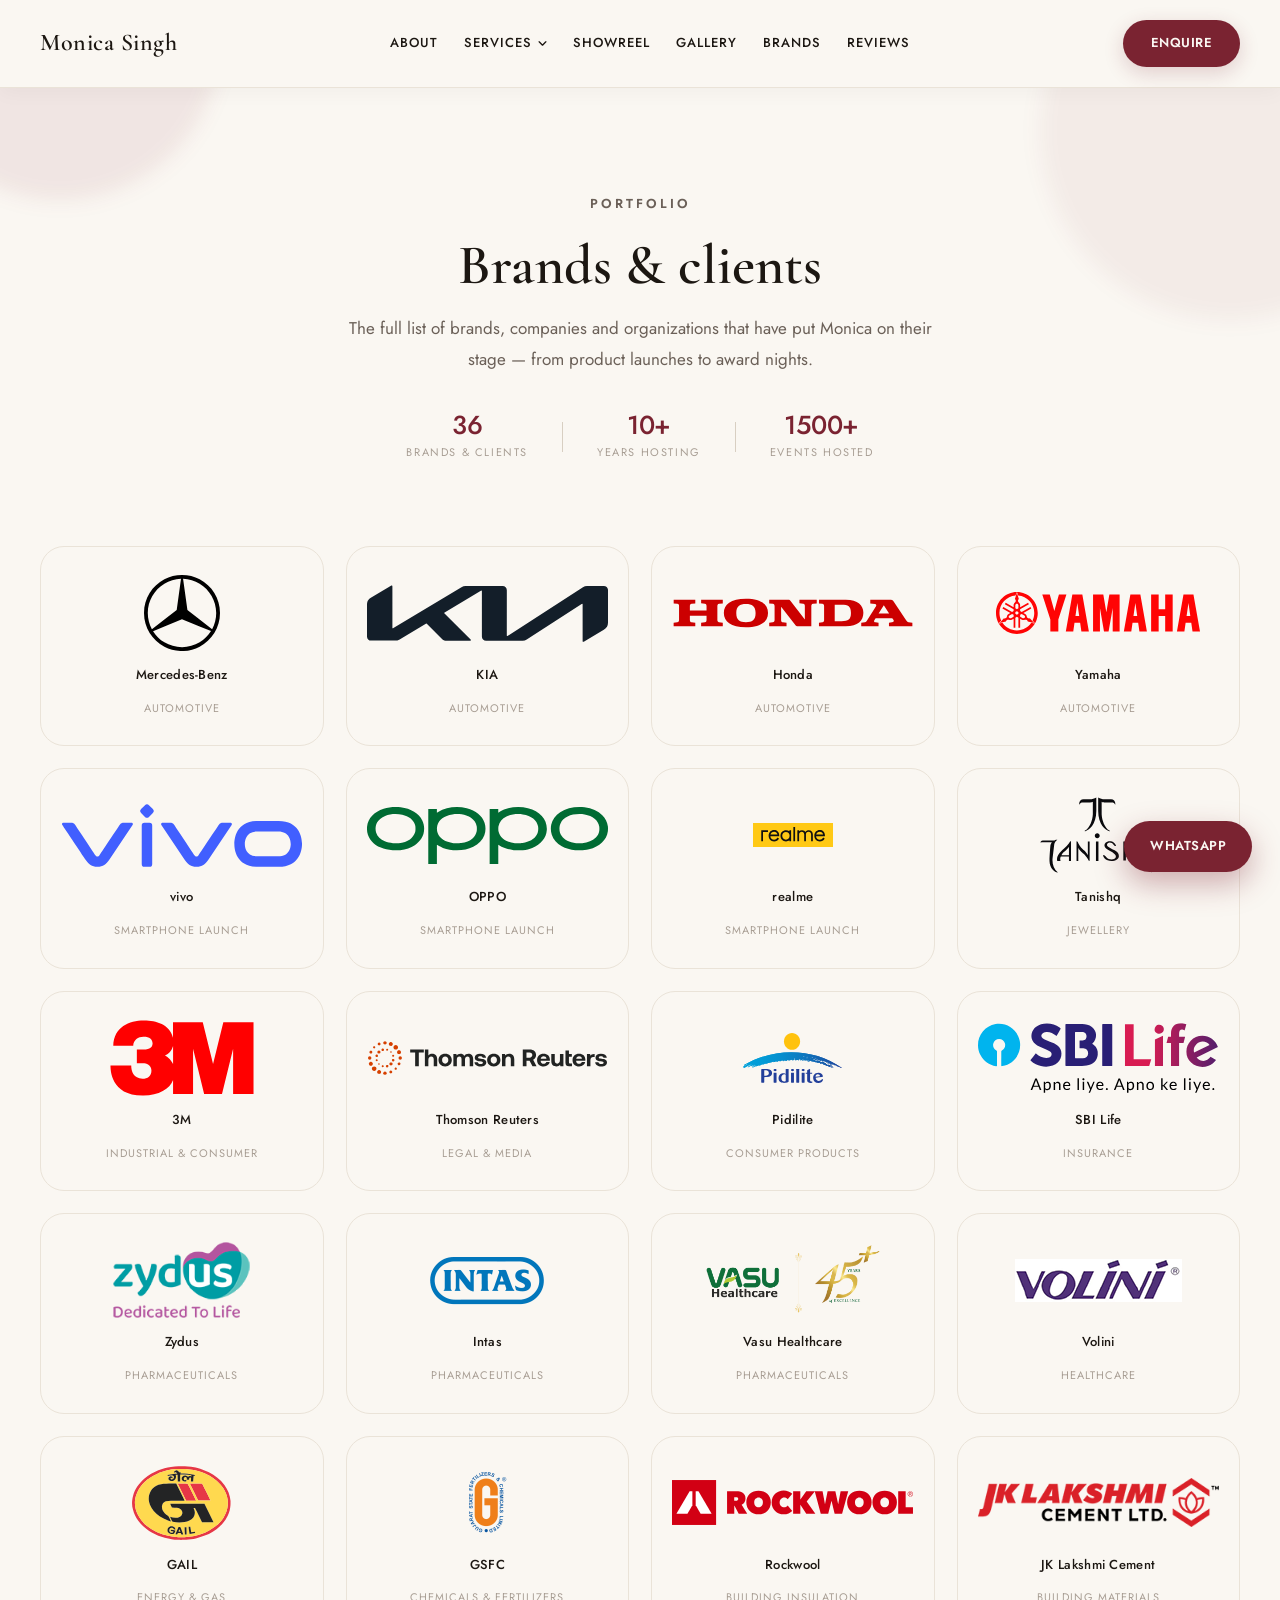
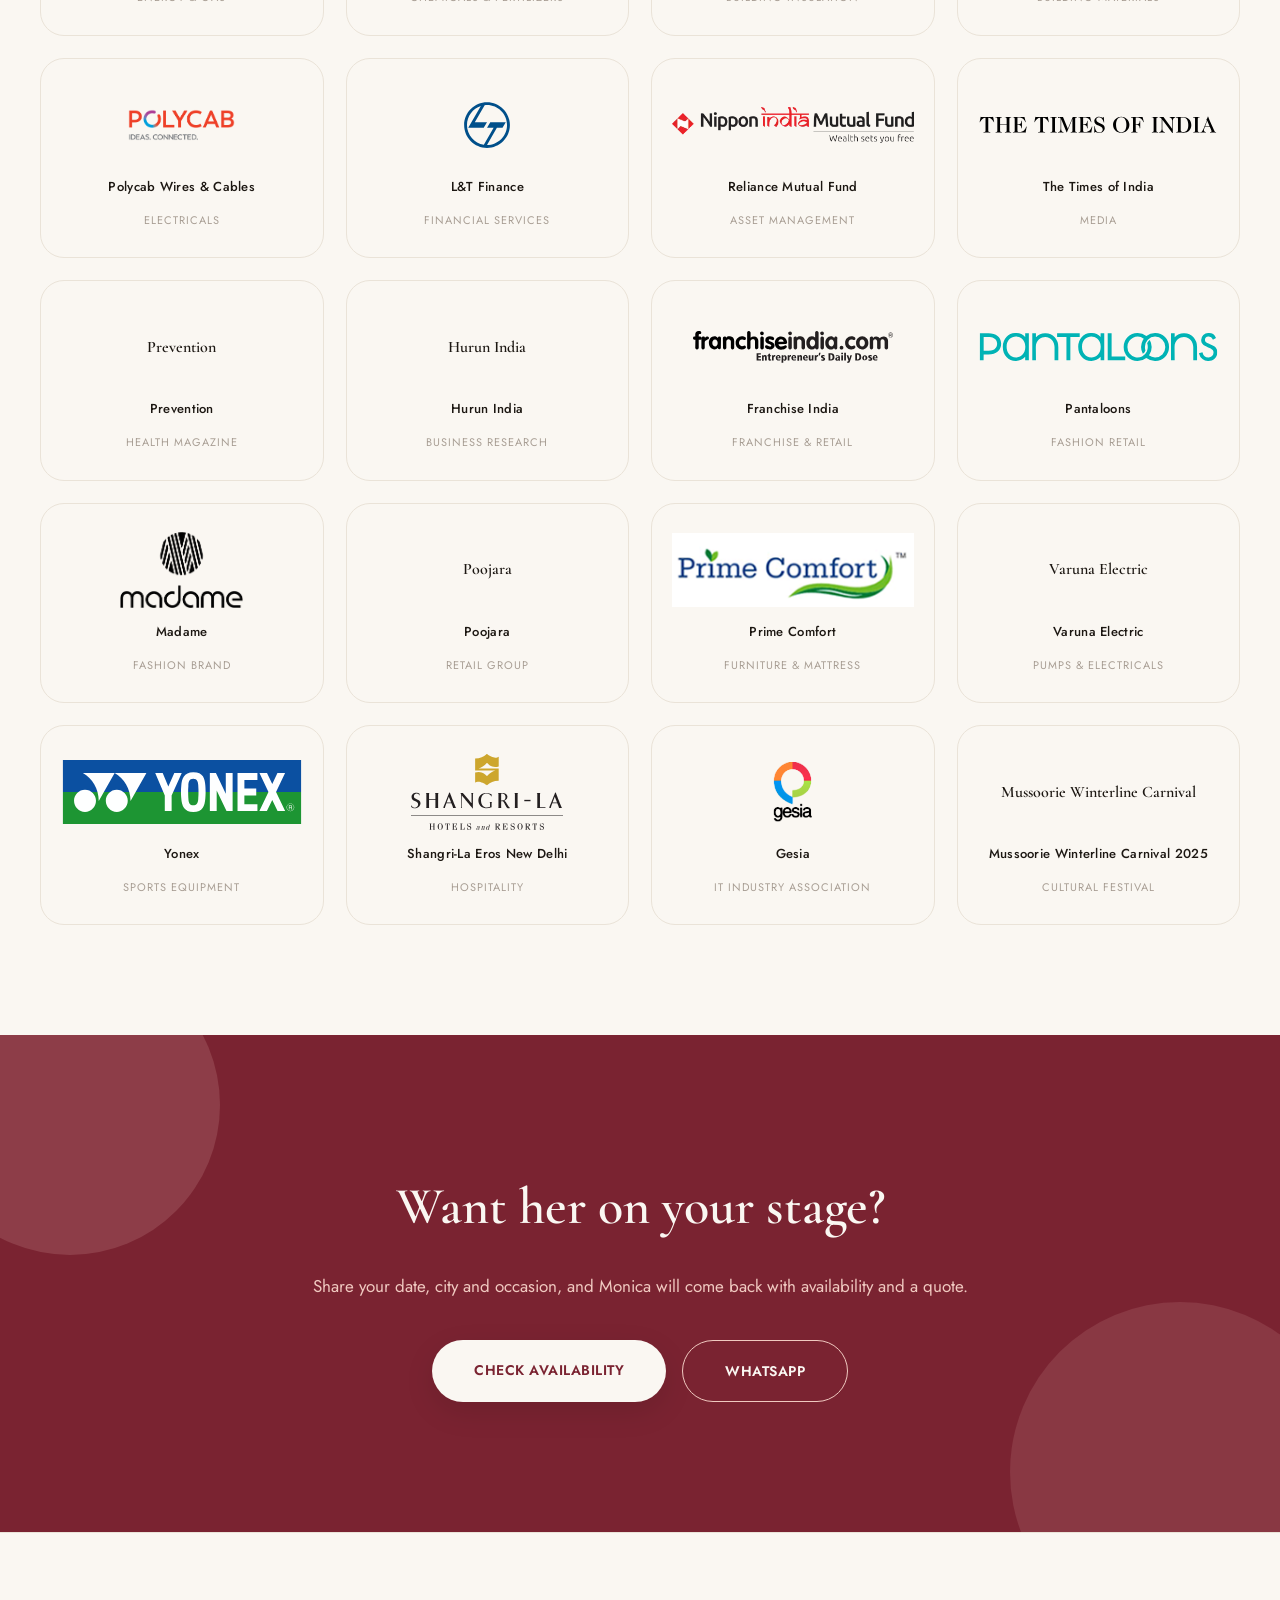
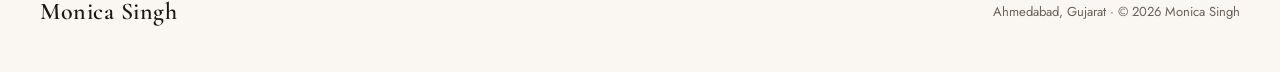
<file: brands.html>
<!DOCTYPE html>
<html lang="en">
<head>
  <meta charset="utf-8">
  <meta name="viewport" content="width=device-width, initial-scale=1">
  <title>Brands &amp; Clients | Monica Singh</title>
  <meta name="description" content="A full list of the brands and organizations Monica Singh has hosted for — product launches, award nights, annual meets and more across Gujarat and beyond.">
  <meta property="og:title" content="Brands &amp; Clients | Monica Singh">
  <meta property="og:description" content="The full list of brands that have put Monica Singh on their stage.">
  <meta property="og:type" content="website">

  <!-- Google Fonts -->
  <link rel="preconnect" href="https://fonts.googleapis.com">
  <link rel="preconnect" href="https://fonts.gstatic.com" crossorigin>
  <link href="https://fonts.googleapis.com/css2?family=Cormorant+Garamond:ital,wght@0,400;0,500;0,600;0,700;1,400;1,500&family=Jost:wght@300;400;500;600&display=swap" rel="stylesheet">

  <!-- Stylesheet -->
  <link rel="stylesheet" href="css/style.css?v=7">
</head>
<body>

  <!-- Sticky Header with Fixed Solid Background -->
  <header class="site-header header-solid" id="site-header">
    <div class="header-inner">
      <a href="index.html" class="site-logo">Monica Singh</a>

      <nav class="nav-desktop" aria-label="Main Navigation">
        <a href="index.html#collage" class="nav-link">About</a>

        <div class="nav-dropdown-trigger">
          <a href="index.html#services" class="nav-link" style="display: inline-flex; align-items: center;">
            Services
            <svg class="dropdown-arrow-icon" viewBox="0 0 10 6" fill="none" xmlns="http://www.w3.org/2000/svg">
              <path d="M1 1L5 5L9 1" stroke="currentColor" stroke-width="1.6" stroke-linecap="round" stroke-linejoin="round"/>
            </svg>
          </a>
          <div class="nav-dropdown-menu">
            <div class="dropdown-card">
              <a href="sangeet-hosting.html" class="dropdown-item">Sangeet Hosting</a>
              <a href="sangeet-hosting.html" class="dropdown-item">Wedding Anchoring</a>
              <a href="corporate-events.html" class="dropdown-item">Corporate Events</a>
              <a href="sports-events.html" class="dropdown-item">Sports Events</a>
            </div>
          </div>
        </div>

        <a href="index.html#action" class="nav-link">Showreel</a>
        <a href="gallery.html" class="nav-link">Gallery</a>
        <a href="brands.html" class="nav-link">Brands</a>
        <a href="index.html#testimonials" class="nav-link">Reviews</a>
      </nav>

      <a href="index.html#contact" class="btn-header-enquire">Enquire</a>

      <!-- Mobile Menu Button -->
      <button class="mobile-menu-btn" id="mobile-menu-open" aria-label="Open navigation menu">
        <span></span>
        <span></span>
        <span></span>
      </button>
    </div>
  </header>

  <!-- Mobile Drawer -->
  <div class="mobile-drawer" id="mobile-drawer" role="dialog" aria-modal="true" aria-label="Mobile Navigation">
    <div class="mobile-drawer-header">
      <div class="site-logo">Monica Singh</div>
      <button class="mobile-drawer-close" id="mobile-menu-close" aria-label="Close menu">✕</button>
    </div>
    <div class="mobile-nav-links">
      <a href="index.html#collage">About Monica</a>
      <a href="sangeet-hosting.html">Sangeet &amp; Wedding Hosting</a>
      <a href="corporate-events.html">Corporate Events</a>
      <a href="index.html#action">Watch Showreel</a>
      <a href="gallery.html">Event Gallery</a>
      <a href="brands.html">Brands</a>
      <a href="index.html#testimonials">Client Reviews</a>
      <a href="index.html#contact" style="color: var(--color-primary); margin-top: 10px;">Enquire Now &rarr;</a>
    </div>
    <div class="mobile-drawer-footer">
      <div>Ahmedabad, Gujarat &middot; hello@monicasingh.com</div>
    </div>
  </div>

  <main>
    <!-- 1. Page Hero -->
    <section class="gallery-page-hero">
      <div class="gallery-hero-deco-1" aria-hidden="true"></div>
      <div class="gallery-hero-deco-2" aria-hidden="true"></div>
      <div class="container-narrow" style="position: relative;">
        <div class="kicker kicker-muted" style="margin-bottom: 18px;">Portfolio</div>
        <h1 class="section-title" style="font-size: clamp(38px, 5vw, 56px); margin: 0 auto 16px; max-width: 720px;">Brands &amp; clients</h1>
        <p style="font-size: 17px; line-height: 1.8; color: var(--color-text-muted); max-width: 620px; margin: 0 auto;">
          The full list of brands, companies and organizations that have put Monica on their stage — from product launches to award nights.
        </p>

        <div class="gallery-hero-stats">
          <div class="gallery-hero-stat">
            <div class="gallery-hero-stat-val">36</div>
            <div class="gallery-hero-stat-lbl">Brands &amp; clients</div>
          </div>
          <div class="gallery-hero-stat-divider"></div>
          <div class="gallery-hero-stat">
            <div class="gallery-hero-stat-val">10+</div>
            <div class="gallery-hero-stat-lbl">Years hosting</div>
          </div>
          <div class="gallery-hero-stat-divider"></div>
          <div class="gallery-hero-stat">
            <div class="gallery-hero-stat-val">1500+</div>
            <div class="gallery-hero-stat-lbl">Events hosted</div>
          </div>
        </div>
      </div>
    </section>

    <!-- 2. Brands Grid -->
    <section style="padding: 20px 0 110px;">
      <div class="container">
        <div class="brand-page-grid">

          <a class="brand-page-card" href="https://en.wikipedia.org/wiki/Mercedes-Benz" target="_blank" rel="noopener noreferrer">
            <div class="brand-page-logo-wrap"><img src="assets/brand-logos/mercedesbenz.svg" alt="Mercedes-Benz"></div>
            <div class="brand-page-name">Mercedes-Benz</div>
            <div class="brand-page-kind">Automotive</div>
          </a>

          <div class="brand-page-card">
            <div class="brand-page-logo-wrap"><img src="assets/brand-logos/kia.svg" alt="KIA"></div>
            <div class="brand-page-name">KIA</div>
            <div class="brand-page-kind">Automotive</div>
          </div>

          <div class="brand-page-card">
            <div class="brand-page-logo-wrap"><img src="assets/brand-logos/honda.svg" alt="Honda"></div>
            <div class="brand-page-name">Honda</div>
            <div class="brand-page-kind">Automotive</div>
          </div>

          <div class="brand-page-card">
            <div class="brand-page-logo-wrap"><img src="assets/brand-logos/yamaha.svg" alt="Yamaha" style="max-height: 55%;"></div>
            <div class="brand-page-name">Yamaha</div>
            <div class="brand-page-kind">Automotive</div>
          </div>

          <div class="brand-page-card">
            <div class="brand-page-logo-wrap"><img src="assets/brand-logos/vivo.svg" alt="vivo"></div>
            <div class="brand-page-name">vivo</div>
            <div class="brand-page-kind">Smartphone Launch</div>
          </div>

          <div class="brand-page-card">
            <div class="brand-page-logo-wrap"><img src="assets/brand-logos/oppo.svg" alt="OPPO"></div>
            <div class="brand-page-name">OPPO</div>
            <div class="brand-page-kind">Smartphone Launch</div>
          </div>

          <div class="brand-page-card">
            <div class="brand-page-logo-wrap"><img src="assets/brand-logos/realme.svg" alt="realme"></div>
            <div class="brand-page-name">realme</div>
            <div class="brand-page-kind">Smartphone Launch</div>
          </div>

          <div class="brand-page-card">
            <div class="brand-page-logo-wrap"><img src="assets/brand-logos/tanishq.svg" alt="Tanishq"></div>
            <div class="brand-page-name">Tanishq</div>
            <div class="brand-page-kind">Jewellery</div>
          </div>

          <div class="brand-page-card">
            <div class="brand-page-logo-wrap"><img src="assets/brand-logos/3m.svg" alt="3M"></div>
            <div class="brand-page-name">3M</div>
            <div class="brand-page-kind">Industrial &amp; Consumer</div>
          </div>

          <div class="brand-page-card">
            <div class="brand-page-logo-wrap"><img src="assets/brand-logos/thomsonreuters.svg" alt="Thomson Reuters"></div>
            <div class="brand-page-name">Thomson Reuters</div>
            <div class="brand-page-kind">Legal &amp; Media</div>
          </div>

          <div class="brand-page-card">
            <div class="brand-page-logo-wrap"><img src="assets/brand-logos/pidilite.svg" alt="Pidilite"></div>
            <div class="brand-page-name">Pidilite</div>
            <div class="brand-page-kind">Consumer Products</div>
          </div>

          <div class="brand-page-card">
            <div class="brand-page-logo-wrap"><img src="assets/brand-logos/sbilife.svg" alt="SBI Life"></div>
            <div class="brand-page-name">SBI Life</div>
            <div class="brand-page-kind">Insurance</div>
          </div>

          <div class="brand-page-card">
            <div class="brand-page-logo-wrap"><img src="assets/brand-logos/zydus.png" alt="Zydus"></div>
            <div class="brand-page-name">Zydus</div>
            <div class="brand-page-kind">Pharmaceuticals</div>
          </div>

          <div class="brand-page-card">
            <div class="brand-page-logo-wrap"><img src="assets/brand-logos/intas.png" alt="Intas Pharmaceuticals"></div>
            <div class="brand-page-name">Intas</div>
            <div class="brand-page-kind">Pharmaceuticals</div>
          </div>

          <div class="brand-page-card">
            <div class="brand-page-logo-wrap"><img src="assets/brand-logos/vasuhealthcare.png" alt="Vasu Healthcare"></div>
            <div class="brand-page-name">Vasu Healthcare</div>
            <div class="brand-page-kind">Pharmaceuticals</div>
          </div>

          <div class="brand-page-card">
            <div class="brand-page-logo-wrap"><img src="assets/brand-logos/volini.webp" alt="Volini"></div>
            <div class="brand-page-name">Volini</div>
            <div class="brand-page-kind">Healthcare</div>
          </div>

          <div class="brand-page-card">
            <div class="brand-page-logo-wrap"><img src="assets/brand-logos/gail.svg" alt="GAIL"></div>
            <div class="brand-page-name">GAIL</div>
            <div class="brand-page-kind">Energy &amp; Gas</div>
          </div>

          <div class="brand-page-card">
            <div class="brand-page-logo-wrap"><img src="assets/brand-logos/gsfc.png" alt="Gujarat State Fertilizers &amp; Chemicals"></div>
            <div class="brand-page-name">GSFC</div>
            <div class="brand-page-kind">Chemicals &amp; Fertilizers</div>
          </div>

          <div class="brand-page-card">
            <div class="brand-page-logo-wrap"><img src="assets/brand-logos/rockwool.svg" alt="ROCKWOOL"></div>
            <div class="brand-page-name">Rockwool</div>
            <div class="brand-page-kind">Building Insulation</div>
          </div>

          <div class="brand-page-card">
            <div class="brand-page-logo-wrap"><img src="assets/brand-logos/jklakshmi.png" alt="JK Lakshmi Cement"></div>
            <div class="brand-page-name">JK Lakshmi Cement</div>
            <div class="brand-page-kind">Building Materials</div>
          </div>

          <div class="brand-page-card">
            <div class="brand-page-logo-wrap"><img src="assets/brand-logos/polycab.png" alt="Polycab Wires &amp; Cables"></div>
            <div class="brand-page-name">Polycab Wires &amp; Cables</div>
            <div class="brand-page-kind">Electricals</div>
          </div>

          <div class="brand-page-card">
            <div class="brand-page-logo-wrap"><img src="assets/brand-logos/ltfinance.svg" alt="L&amp;T Finance" style="max-height: 60%;"></div>
            <div class="brand-page-name">L&amp;T Finance</div>
            <div class="brand-page-kind">Financial Services</div>
          </div>

          <div class="brand-page-card">
            <div class="brand-page-logo-wrap"><img src="assets/brand-logos/reliancemf.webp" alt="Reliance Mutual Fund"></div>
            <div class="brand-page-name">Reliance Mutual Fund</div>
            <div class="brand-page-kind">Asset Management</div>
          </div>

          <div class="brand-page-card">
            <div class="brand-page-logo-wrap"><img src="assets/brand-logos/timesofindia.svg" alt="The Times of India"></div>
            <div class="brand-page-name">The Times of India</div>
            <div class="brand-page-kind">Media</div>
          </div>

          <div class="brand-page-card">
            <div class="brand-page-logo-wrap no-logo">Prevention</div>
            <div class="brand-page-name">Prevention</div>
            <div class="brand-page-kind">Health Magazine</div>
          </div>

          <div class="brand-page-card">
            <div class="brand-page-logo-wrap no-logo">Hurun India</div>
            <div class="brand-page-name">Hurun India</div>
            <div class="brand-page-kind">Business Research</div>
          </div>

          <div class="brand-page-card">
            <div class="brand-page-logo-wrap"><img src="assets/brand-logos/franchiseindia.svg" alt="Franchise India"></div>
            <div class="brand-page-name">Franchise India</div>
            <div class="brand-page-kind">Franchise &amp; Retail</div>
          </div>

          <div class="brand-page-card">
            <div class="brand-page-logo-wrap"><img src="assets/brand-logos/pantaloons.svg" alt="Pantaloons"></div>
            <div class="brand-page-name">Pantaloons</div>
            <div class="brand-page-kind">Fashion Retail</div>
          </div>

          <div class="brand-page-card">
            <div class="brand-page-logo-wrap"><img src="assets/brand-logos/madame.png" alt="Madame"></div>
            <div class="brand-page-name">Madame</div>
            <div class="brand-page-kind">Fashion Brand</div>
          </div>

          <div class="brand-page-card">
            <div class="brand-page-logo-wrap no-logo">Poojara</div>
            <div class="brand-page-name">Poojara</div>
            <div class="brand-page-kind">Retail Group</div>
          </div>

          <div class="brand-page-card">
            <div class="brand-page-logo-wrap"><img src="assets/brand-logos/primecomfort.png" alt="Prime Comfort"></div>
            <div class="brand-page-name">Prime Comfort</div>
            <div class="brand-page-kind">Furniture &amp; Mattress</div>
          </div>

          <div class="brand-page-card">
            <div class="brand-page-logo-wrap no-logo">Varuna Electric</div>
            <div class="brand-page-name">Varuna Electric</div>
            <div class="brand-page-kind">Pumps &amp; Electricals</div>
          </div>

          <div class="brand-page-card">
            <div class="brand-page-logo-wrap"><img src="assets/brand-logos/yonex.svg" alt="Yonex"></div>
            <div class="brand-page-name">Yonex</div>
            <div class="brand-page-kind">Sports Equipment</div>
          </div>

          <div class="brand-page-card">
            <div class="brand-page-logo-wrap"><img src="assets/brand-logos/shangrila.svg" alt="Shangri-La Eros New Delhi"></div>
            <div class="brand-page-name">Shangri-La Eros New Delhi</div>
            <div class="brand-page-kind">Hospitality</div>
          </div>

          <div class="brand-page-card">
            <div class="brand-page-logo-wrap"><img src="assets/brand-logos/gesia.png" alt="GESIA"></div>
            <div class="brand-page-name">Gesia</div>
            <div class="brand-page-kind">IT Industry Association</div>
          </div>

          <div class="brand-page-card">
            <div class="brand-page-logo-wrap no-logo">Mussoorie Winterline Carnival</div>
            <div class="brand-page-name">Mussoorie Winterline Carnival 2025</div>
            <div class="brand-page-kind">Cultural Festival</div>
          </div>

        </div>
      </div>
    </section>

    <!-- 3. Contact CTA -->
    <section class="contact-section" id="contact">
      <div class="cta-deco-circle-1"></div>
      <div class="cta-deco-circle-2"></div>
      <div class="container">
        <div class="contact-content">
          <h2 class="contact-heading">Want her on your stage?</h2>
          <p class="contact-subtext">Share your date, city and occasion, and Monica will come back with availability and a quote.</p>
          <div class="contact-actions">
            <a href="mailto:hello@monicasingh.com" class="btn-light">Check availability</a>
            <a href="https://wa.me/910000000000" target="_blank" rel="noopener noreferrer" class="btn-outline-white">WhatsApp</a>
          </div>
        </div>
      </div>
    </section>
  </main>

  <!-- Footer -->
  <footer class="site-footer" style="border-top: 1px solid var(--color-border); padding: 60px 0 40px;">
    <div class="container" style="display: flex; justify-content: space-between; align-items: center; flex-wrap: wrap; gap: 20px;">
      <a href="index.html" class="site-logo">Monica Singh</a>
      <div style="font-size: 13px; color: var(--color-text-muted);">Ahmedabad, Gujarat &middot; &copy; 2026 Monica Singh</div>
    </div>
  </footer>

  <!-- Floating WhatsApp Action -->
  <a href="https://wa.me/910000000000" target="_blank" rel="noopener noreferrer" class="floating-whatsapp-btn visible" aria-label="Chat on WhatsApp">
    WhatsApp
  </a>

  <!-- JavaScript -->
  <script src="js/app.js?v=7"></script>
</body>
</html>
</file>
<file: css/style.css>
/* ==========================================================================
   Monica Singh — Luxury Portfolio Design System
   Matches exact design tokens from UI specification
   ========================================================================== */

:root {
  /* Colors */
  --color-bg: #FAF7F2;
  --color-bg-alt: #EFE9DE;
  --color-bg-card: #FAF7F2;
  --color-bg-card-alt: #EAE3D8;
  --color-dark: #1C1712;
  --color-dark-card: #241D17;
  --color-dark-border: #332C25;
  --color-primary: #7A2331;
  --color-primary-hover: #5C1A25;
  --color-primary-light: #F0C9C0;
  --color-primary-soft: rgba(122, 35, 49, 0.08);
  --color-primary-glow: rgba(122, 35, 49, 0.3);
  --color-text-main: #1C1712;
  --color-text-muted: #6B6058;
  --color-text-light: #A89E94;
  --color-border: #EAE3D8;
  --color-border-subtle: #D8CFC2;
  --color-white: #FAF7F2;

  /* Typography */
  --font-serif: 'Cormorant Garamond', Georgia, serif;
  --font-sans: 'Jost', -apple-system, BlinkMacSystemFont, 'Segoe UI', Roboto, sans-serif;

  /* Spacing & Layout */
  --max-width: 1340px;
  --max-width-narrow: 1140px;
  --max-width-text: 900px;
  --radius-sm: 8px;
  --radius-md: 16px;
  --radius-lg: 24px;
  --radius-xl: 28px;
  --radius-full: 999px;

  /* Shadows */
  --shadow-sm: 0 2px 10px rgba(28, 23, 18, 0.04);
  --shadow-md: 0 20px 44px rgba(28, 23, 18, 0.12);
  --shadow-lg: 0 28px 56px rgba(28, 23, 18, 0.16);
  --shadow-xl: 0 40px 80px rgba(28, 23, 18, 0.20);
  --shadow-primary: 0 16px 36px rgba(122, 35, 49, 0.28);
}

/* Reset & Base */
*, *::before, *::after {
  box-sizing: border-box;
  margin: 0;
  padding: 0;
}

html {
  scroll-behavior: smooth;
  -webkit-text-size-adjust: 100%;
}

body {
  margin: 0;
  background-color: var(--color-bg);
  color: var(--color-text-main);
  font-family: var(--font-sans);
  font-size: 16px;
  line-height: 1.6;
  overflow-x: hidden;
  -webkit-font-smoothing: antialiased;
  -moz-osx-font-smoothing: grayscale;
}

::selection {
  background: var(--color-primary-light);
  color: var(--color-primary);
}

a {
  color: var(--color-primary);
  text-decoration: none;
  transition: color 0.25s ease, background-color 0.25s ease, border-color 0.25s ease, transform 0.25s ease, box-shadow 0.25s ease;
}

a:hover {
  color: var(--color-primary-hover);
}

button {
  font-family: inherit;
  border: none;
  background: none;
  cursor: pointer;
  outline: none;
}

img, video {
  max-width: 100%;
  height: auto;
  display: block;
}

/* Keyframe Animations */
@keyframes glowPulse {
  0%, 100% {
    transform: translate(-50%, -50%) scale(1);
    opacity: 0.92;
  }
  50% {
    transform: translate(-50%, -50%) scale(1.04);
    opacity: 1;
  }
}

@keyframes floatY {
  0%, 100% {
    transform: translateY(0);
  }
  50% {
    transform: translateY(-10px);
  }
}

@keyframes marquee {
  0% {
    transform: translateX(0);
  }
  100% {
    transform: translateX(-50%);
  }
}

@keyframes fadeIn {
  from {
    opacity: 0;
    transform: translateY(16px);
  }
  to {
    opacity: 1;
    transform: translateY(0);
  }
}

@media (prefers-reduced-motion: reduce) {
  *, *::before, *::after {
    animation-duration: 0.01ms !important;
    animation-iteration-count: 1 !important;
    transition-duration: 0.01ms !important;
    scroll-behavior: auto !important;
  }
}

/* Layout Containers */
.container {
  max-width: var(--max-width);
  margin: 0 auto;
  padding: 0 40px;
}

.container-narrow {
  max-width: var(--max-width-narrow);
  margin: 0 auto;
  padding: 0 40px;
}

.container-text {
  max-width: var(--max-width-text);
  margin: 0 auto;
  padding: 0 40px;
}

/* Typography Utility */
.font-serif {
  font-family: var(--font-serif);
}

.kicker {
  display: inline-block;
  font-size: 13px;
  letter-spacing: 3px;
  text-transform: uppercase;
  color: var(--color-primary);
  font-weight: 600;
  margin-bottom: 24px;
}

.kicker-muted {
  color: var(--color-text-muted);
}

.kicker-light {
  color: var(--color-primary-light);
}

.section-title {
  font-family: var(--font-serif);
  font-size: clamp(34px, 4vw, 48px);
  font-weight: 600;
  line-height: 1.15;
  color: var(--color-text-main);
  margin: 0 0 20px;
}

.section-title-dark {
  color: var(--color-white);
}

/* Header & Navigation */
.site-header {
  position: fixed;
  top: 0;
  left: 0;
  right: 0;
  z-index: 50;
  background: transparent;
  backdrop-filter: none;
  border-bottom: 1px solid transparent;
  transition: background 0.4s ease, backdrop-filter 0.4s ease, border-color 0.4s ease, padding 0.3s ease;
}

.site-header.scrolled {
  background: rgba(250, 247, 242, 0.92);
  backdrop-filter: blur(12px);
  -webkit-backdrop-filter: blur(12px);
  border-bottom: 1px solid var(--color-border);
}

.header-inner {
  max-width: var(--max-width);
  margin: 0 auto;
  padding: 20px 40px;
  display: flex;
  align-items: center;
  justify-content: space-between;
  gap: 24px;
}

.site-logo {
  font-family: var(--font-serif);
  font-size: 24px;
  font-weight: 600;
  letter-spacing: 0.5px;
  white-space: nowrap;
  color: var(--color-text-main);
  text-decoration: none;
}

.nav-desktop {
  display: flex;
  gap: 26px;
  align-items: center;
  white-space: nowrap;
}

.nav-link {
  font-size: 13px;
  letter-spacing: 1px;
  text-transform: uppercase;
  font-weight: 500;
  color: var(--color-text-main);
  position: relative;
  padding: 6px 0;
}

.nav-link:hover {
  color: var(--color-primary);
}

.nav-dropdown-trigger {
  position: relative;
  display: inline-flex;
  align-items: center;
}

.dropdown-arrow-icon {
  width: 9px;
  height: 5px;
  display: inline-block;
  margin-left: 6px;
  color: var(--color-text-main);
  transition: transform 0.25s cubic-bezier(0.16, 1, 0.3, 1), color 0.2s ease;
  vertical-align: middle;
}

.nav-dropdown-trigger:hover .dropdown-arrow-icon,
.nav-dropdown-trigger:focus-within .dropdown-arrow-icon {
  transform: rotate(180deg);
  color: var(--color-primary);
}

.site-header.header-solid {
  background: rgba(250, 247, 242, 0.98) !important;
  backdrop-filter: blur(14px) !important;
  -webkit-backdrop-filter: blur(14px) !important;
  border-bottom: 1px solid var(--color-border) !important;
  box-shadow: 0 4px 20px rgba(28, 23, 18, 0.04);
}

.nav-dropdown-menu {
  position: absolute;
  top: 100%;
  left: -14px;
  padding-top: 14px;
  min-width: 230px;
  opacity: 0;
  visibility: hidden;
  transform: translateY(-6px);
  transition: opacity 0.25s ease, transform 0.25s ease, visibility 0.25s;
  pointer-events: none;
}

.nav-dropdown-trigger:hover .nav-dropdown-menu,
.nav-dropdown-trigger:focus-within .nav-dropdown-menu,
.nav-dropdown-menu.active {
  opacity: 1;
  visibility: visible;
  transform: translateY(0);
  pointer-events: auto;
}

.dropdown-card {
  background: var(--color-bg);
  border: 1px solid var(--color-border);
  border-radius: var(--radius-md);
  padding: 10px;
  box-shadow: 0 22px 48px rgba(28, 23, 18, 0.16);
}

.dropdown-item {
  display: block;
  padding: 12px 18px;
  font-size: 14px;
  color: var(--color-text-main);
  border-radius: 10px;
  text-transform: none;
  letter-spacing: 0;
  font-weight: 500;
  transition: background 0.2s ease, color 0.2s ease;
}

.dropdown-item:hover {
  background: var(--color-bg-card-alt);
  color: var(--color-primary);
}

.btn-header-enquire {
  background: var(--color-primary);
  color: var(--color-white) !important;
  padding: 13px 28px;
  border-radius: var(--radius-full);
  font-size: 13px;
  letter-spacing: 0.5px;
  text-transform: uppercase;
  font-weight: 600;
  white-space: nowrap;
  box-shadow: 0 6px 20px rgba(122, 35, 49, 0.2);
}

.btn-header-enquire:hover {
  background: var(--color-primary-hover);
  transform: translateY(-1px);
}

/* Mobile Nav Toggle */
.mobile-menu-btn {
  display: none;
  flex-direction: column;
  justify-content: center;
  gap: 5px;
  width: 38px;
  height: 38px;
  background: var(--color-bg-card-alt);
  border-radius: 50%;
  padding: 8px;
}

.mobile-menu-btn span {
  display: block;
  height: 2px;
  width: 100%;
  background: var(--color-text-main);
  border-radius: 2px;
  transition: all 0.3s ease;
}

.mobile-drawer {
  position: fixed;
  top: 0;
  left: 0;
  right: 0;
  bottom: 0;
  background: rgba(250, 247, 242, 0.98);
  backdrop-filter: blur(20px);
  z-index: 100;
  padding: 30px 24px;
  display: flex;
  flex-direction: column;
  transform: translateY(-100%);
  opacity: 0;
  visibility: hidden;
  transition: transform 0.4s cubic-bezier(0.16, 1, 0.3, 1), opacity 0.3s ease, visibility 0.4s;
}

.mobile-drawer.open {
  transform: translateY(0);
  opacity: 1;
  visibility: visible;
}

.mobile-drawer-header {
  display: flex;
  justify-content: space-between;
  align-items: center;
  margin-bottom: 40px;
}

.mobile-drawer-close {
  width: 40px;
  height: 40px;
  border-radius: 50%;
  border: 1px solid var(--color-border);
  display: flex;
  align-items: center;
  justify-content: center;
  font-size: 20px;
  color: var(--color-text-main);
}

.mobile-nav-links {
  display: flex;
  flex-direction: column;
  gap: 20px;
  flex: 1;
}

.mobile-nav-links a {
  font-family: var(--font-serif);
  font-size: 28px;
  font-weight: 600;
  color: var(--color-text-main);
}

.mobile-nav-links a:hover {
  color: var(--color-primary);
}

.mobile-drawer-footer {
  padding-top: 24px;
  border-top: 1px solid var(--color-border);
  font-size: 14px;
  color: var(--color-text-muted);
}

/* Buttons */
.btn-primary {
  display: inline-block;
  background: var(--color-primary);
  color: var(--color-white) !important;
  padding: 18px 36px;
  border-radius: var(--radius-full);
  font-size: 14px;
  letter-spacing: 0.5px;
  text-transform: uppercase;
  font-weight: 600;
  box-shadow: var(--shadow-primary);
  text-align: center;
  transition: all 0.3s ease;
}

.btn-primary:hover {
  background: var(--color-primary-hover);
  transform: translateY(-2px);
  box-shadow: 0 20px 40px rgba(122, 35, 49, 0.35);
}

.btn-secondary {
  display: inline-block;
  border: 1px solid var(--color-dark);
  color: var(--color-dark);
  padding: 18px 36px;
  border-radius: var(--radius-full);
  font-size: 14px;
  letter-spacing: 0.5px;
  text-transform: uppercase;
  font-weight: 600;
  text-align: center;
  transition: all 0.3s ease;
}

.btn-secondary:hover {
  background: var(--color-dark);
  color: var(--color-white) !important;
  transform: translateY(-2px);
}

.btn-outline-white {
  display: inline-block;
  border: 1px solid var(--color-primary-light);
  color: var(--color-white) !important;
  padding: 19px 42px;
  border-radius: var(--radius-full);
  font-size: 14px;
  letter-spacing: 0.5px;
  text-transform: uppercase;
  font-weight: 600;
  text-align: center;
  transition: all 0.3s ease;
}

.btn-outline-white:hover {
  background: var(--color-primary-light);
  color: var(--color-primary) !important;
  transform: translateY(-2px);
}

.btn-light {
  display: inline-block;
  background: var(--color-white);
  color: var(--color-primary) !important;
  padding: 19px 42px;
  border-radius: var(--radius-full);
  font-size: 14px;
  letter-spacing: 0.5px;
  text-transform: uppercase;
  font-weight: 600;
  text-align: center;
  box-shadow: 0 10px 30px rgba(0, 0, 0, 0.1);
  transition: all 0.3s ease;
}

.btn-light:hover {
  background: var(--color-primary-light);
  transform: translateY(-2px);
}

/* ==========================================================================
   Hero Section
   ========================================================================== */
.hero-section {
  position: relative;
  max-width: var(--max-width);
  margin: 0 auto;
  padding: 150px 40px 50px;
  display: grid;
  grid-template-columns: minmax(0, 1fr) minmax(0, 0.95fr);
  gap: 40px;
  align-items: center;
}

.hero-text {
  opacity: 0;
  transform: translateY(20px);
  animation: fadeIn 0.9s cubic-bezier(0.16, 1, 0.3, 1) forwards 0.15s;
}

.hero-heading {
  font-family: var(--font-serif);
  font-size: clamp(46px, 5.4vw, 82px);
  line-height: 1.02;
  margin: 0 0 28px;
  font-weight: 600;
  letter-spacing: -1.5px;
  color: var(--color-dark);
}

.hero-heading em {
  font-style: italic;
  color: var(--color-primary);
}

.hero-description {
  font-size: 18px;
  line-height: 1.75;
  color: var(--color-text-muted);
  max-width: 470px;
  margin: 0 0 36px;
}

.hero-actions {
  display: flex;
  gap: 16px;
  flex-wrap: wrap;
  margin-bottom: 42px;
}

.hero-social-proof {
  display: flex;
  align-items: center;
  gap: 16px;
}

.hero-avatars {
  display: flex;
}

.hero-avatar-img {
  width: 42px;
  height: 42px;
  border-radius: 50%;
  object-fit: cover;
  border: 2px solid var(--color-bg);
}

.hero-avatar-img:not(:first-child) {
  margin-left: -12px;
}

.hero-proof-text {
  font-size: 13px;
  line-height: 1.5;
  color: var(--color-text-muted);
}

.hero-proof-text strong {
  color: var(--color-dark);
}

.hero-visual-col {
  position: relative;
  min-width: 0;
  display: flex;
  justify-content: center;
  align-items: center;
}

.hero-glow-bg {
  position: absolute;
  left: 50%;
  top: 46%;
  width: min(46vw, 560px);
  height: min(46vw, 560px);
  transform: translate(-50%, -50%);
  border-radius: 50%;
  background: radial-gradient(circle at 50% 45%, #7A2331 0%, #a63d4c 42%, #F0C9C0 72%, rgba(240, 201, 192, 0) 100%);
  animation: glowPulse 7s ease-in-out infinite;
  pointer-events: none;
  z-index: 1;
}

.hero-cutout-img {
  position: relative;
  display: block;
  width: 100%;
  max-width: 520px;
  margin: 0 auto;
  height: auto;
  z-index: 2;
}

.hero-float-badge {
  position: absolute;
  bottom: 40px;
  left: -10px;
  background: var(--color-bg);
  border: 1px solid var(--color-border);
  border-radius: 18px;
  padding: 16px 22px;
  box-shadow: 0 20px 44px rgba(28, 23, 18, 0.14);
  animation: floatY 6s ease-in-out infinite;
  z-index: 3;
}

.hero-float-num {
  font-family: var(--font-sans);
  font-weight: 500;
  letter-spacing: -1px;
  font-size: 28px;
  line-height: 1;
  color: var(--color-dark);
}

.hero-float-label {
  font-size: 11px;
  letter-spacing: 1.5px;
  text-transform: uppercase;
  color: var(--color-text-muted);
  margin-top: 6px;
}

/* ==========================================================================
   Marquee Banner
   ========================================================================== */
.marquee-bar {
  background: var(--color-dark);
  padding: 18px 0;
  overflow: hidden;
  white-space: nowrap;
  position: relative;
  z-index: 5;
}

.marquee-content {
  display: inline-flex;
  gap: 60px;
  animation: marquee 26s linear infinite;
  font-family: var(--font-serif);
  font-size: 22px;
  color: var(--color-white);
}

.marquee-bullet {
  color: var(--color-primary);
}

/* ==========================================================================
   Stats Section
   ========================================================================== */
.stats-section {
  padding: 70px 0;
  background: var(--color-bg);
  transition: opacity 0.7s ease, transform 0.7s ease;
}

.stats-grid {
  display: grid;
  grid-template-columns: repeat(3, 1fr);
  gap: 30px;
  text-align: center;
}

.stat-item {
  position: relative;
}

.stat-item-bordered {
  border-left: 1px solid var(--color-border);
  border-right: 1px solid var(--color-border);
}

.stat-icon-wrapper {
  width: 54px;
  height: 54px;
  border-radius: 50%;
  background: var(--color-bg-card-alt);
  margin: 0 auto 18px;
  display: flex;
  align-items: center;
  justify-content: center;
}

.stat-dot {
  width: 18px;
  height: 18px;
  border-radius: 50%;
  background: var(--color-primary);
}

.stat-diamond {
  width: 18px;
  height: 18px;
  background: var(--color-primary);
  transform: rotate(45deg);
}

.stat-square {
  width: 18px;
  height: 18px;
  border-radius: 4px;
  background: var(--color-primary);
}

.stat-number {
  font-family: var(--font-sans);
  font-weight: 500;
  letter-spacing: -1px;
  font-size: 54px;
  line-height: 1;
  color: var(--color-dark);
}

.stat-label {
  font-size: 12px;
  letter-spacing: 2px;
  text-transform: uppercase;
  color: var(--color-text-muted);
  margin-top: 10px;
}

/* ==========================================================================
   Press / Brands Section
   ========================================================================== */
.press-section {
  position: relative;
  overflow: hidden;
  background: var(--color-bg);
  padding: 50px 0 90px;
  z-index: 1;
}

.press-card {
  background: var(--color-dark);
  border-radius: var(--radius-xl);
  padding: 54px 56px;
  display: grid;
  grid-template-columns: minmax(0, 0.62fr) minmax(0, 1fr);
  gap: 56px;
  align-items: center;
  box-shadow: var(--shadow-lg);
}

.press-heading {
  font-family: var(--font-serif);
  font-size: 38px;
  font-weight: 600;
  line-height: 1.15;
  color: var(--color-white);
  margin: 0 0 14px;
}

.press-subtext {
  font-size: 15px;
  line-height: 1.75;
  color: var(--color-text-light);
  margin: 0;
}

.brands-grid {
  display: grid;
  grid-template-columns: repeat(2, minmax(0, 1fr));
  gap: 14px;
}

.brand-box {
  border: 1px solid var(--color-dark-border);
  border-radius: var(--radius-md);
  padding: 26px 22px;
  display: flex;
  flex-direction: column;
  gap: 8px;
  transition: background 0.3s ease, border-color 0.3s ease, transform 0.25s ease;
}

.brand-box:hover {
  background: var(--color-dark-card);
  border-color: var(--color-primary);
  transform: translateY(-2px);
}

.brand-name {
  font-family: var(--font-serif);
  font-size: 28px;
  font-weight: 600;
  letter-spacing: 1.5px;
  color: var(--color-white);
  line-height: 1;
}

.brand-kind {
  font-size: 12px;
  letter-spacing: 1px;
  text-transform: uppercase;
  color: #7f766d;
}

/* Logo Wall (homepage "Trusted by" + dedicated Brands page) */
.brand-wall-card {
  background: var(--color-dark);
  border-radius: var(--radius-xl);
  padding: 64px 48px;
  box-shadow: var(--shadow-lg);
}

.brand-logo-wall {
  display: grid;
  grid-template-columns: repeat(5, minmax(0, 1fr));
  gap: 16px;
}

.brand-logo-chip {
  position: relative;
  background: var(--color-white);
  border-radius: var(--radius-md);
  height: 104px;
  display: flex;
  align-items: center;
  justify-content: center;
  padding: 18px 22px;
  transition: transform 0.25s ease, box-shadow 0.25s ease;
}

.brand-logo-chip:hover {
  transform: translateY(-5px);
  box-shadow: 0 16px 32px rgba(0, 0, 0, 0.28);
}

.brand-logo-chip img {
  max-width: 100%;
  max-height: 100%;
  object-fit: contain;
}

.brand-logo-chip-text {
  font-family: var(--font-serif);
  font-size: 15px;
  font-weight: 600;
  text-align: center;
  line-height: 1.25;
  color: var(--color-dark);
}

.brand-wall-more {
  text-align: center;
  margin-top: 44px;
}

/* Full Brands Page grid: light card variant with name + kind under each logo */
.brand-page-grid {
  display: grid;
  grid-template-columns: repeat(4, minmax(0, 1fr));
  gap: 22px;
}

.brand-page-card {
  background: var(--color-bg);
  border: 1px solid var(--color-border);
  border-radius: var(--radius-lg);
  padding: 28px 20px;
  display: flex;
  flex-direction: column;
  align-items: center;
  gap: 14px;
  text-align: center;
  transition: transform 0.25s ease, box-shadow 0.25s ease, border-color 0.25s ease;
}

.brand-page-card:hover {
  transform: translateY(-4px);
  box-shadow: var(--shadow-md);
  border-color: var(--color-border-subtle);
}

.brand-page-logo-wrap {
  width: 100%;
  height: 76px;
  display: flex;
  align-items: center;
  justify-content: center;
}

.brand-page-logo-wrap img {
  max-width: 100%;
  max-height: 100%;
  object-fit: contain;
}

.brand-page-logo-wrap.no-logo {
  font-family: var(--font-serif);
  font-size: 16px;
  font-weight: 600;
  color: var(--color-text-main);
  line-height: 1.3;
}

.brand-page-name {
  font-family: var(--font-sans);
  font-size: 13px;
  font-weight: 500;
  letter-spacing: 0.3px;
  color: var(--color-text-main);
}

.brand-page-kind {
  font-size: 11px;
  letter-spacing: 1px;
  text-transform: uppercase;
  color: var(--color-text-light);
}

@media (max-width: 1080px) {
  .brand-logo-wall {
    grid-template-columns: repeat(3, minmax(0, 1fr));
  }

  .brand-page-grid {
    grid-template-columns: repeat(3, minmax(0, 1fr));
  }
}

@media (max-width: 640px) {
  .brand-wall-card {
    padding: 44px 22px;
  }

  .brand-logo-wall {
    grid-template-columns: repeat(2, minmax(0, 1fr));
  }

  .brand-page-grid {
    grid-template-columns: repeat(2, minmax(0, 1fr));
  }
}

/* ==========================================================================
   About / Collage Section
   ========================================================================== */
.collage-section {
  padding: 120px 0;
}

.collage-grid {
  display: grid;
  grid-template-columns: minmax(0, 1fr) minmax(0, 1fr);
  gap: 80px;
  align-items: center;
}

.collage-visual {
  position: relative;
  height: 580px;
}

.collage-arch-img {
  position: absolute;
  top: 0;
  left: 0;
  width: 66%;
  height: 88%;
  border-radius: 240px 240px 20px 20px;
  overflow: hidden;
  box-shadow: var(--shadow-xl);
}

.collage-arch-img img {
  width: 100%;
  height: 100%;
  object-fit: cover;
}

.collage-overlap-img {
  position: absolute;
  bottom: 0;
  right: 0;
  width: 50%;
  height: 48%;
  border-radius: 20px;
  overflow: hidden;
  border: 8px solid var(--color-bg);
  box-shadow: var(--shadow-lg);
}

.collage-overlap-img img {
  width: 100%;
  height: 100%;
  object-fit: cover;
}

.collage-badge {
  position: absolute;
  top: 24px;
  right: -6px;
  background: var(--color-primary);
  color: var(--color-white);
  border-radius: 20px;
  padding: 22px 26px;
  max-width: 168px;
  box-shadow: 0 20px 40px rgba(122, 35, 49, 0.32);
  animation: floatY 6s ease-in-out infinite;
  z-index: 3;
}

.collage-badge-num {
  font-family: var(--font-sans);
  font-weight: 500;
  letter-spacing: -1px;
  font-size: 32px;
  line-height: 1;
  margin-bottom: 6px;
}

.collage-badge-label {
  font-size: 12px;
  line-height: 1.4;
  color: var(--color-primary-light);
}

.collage-text-content p {
  font-size: 17px;
  line-height: 1.85;
  color: var(--color-text-muted);
  margin: 0 0 20px;
}

.collage-link {
  display: inline-block;
  margin-top: 14px;
  font-size: 13px;
  letter-spacing: 1px;
  text-transform: uppercase;
  font-weight: 600;
  color: var(--color-primary);
  border-bottom: 1px solid var(--color-primary);
  padding-bottom: 5px;
}

.collage-link:hover {
  color: var(--color-primary-hover);
  border-color: var(--color-primary-hover);
}

/* ==========================================================================
   Services Section
   ========================================================================== */
.services-section {
  padding: 110px 0;
  background: var(--color-bg);
}

.section-header-center {
  text-align: center;
  margin-bottom: 64px;
}

.services-grid {
  display: grid;
  grid-template-columns: repeat(4, minmax(0, 1fr));
  gap: 20px;
}

@media (max-width: 860px) {
  .services-grid {
    grid-template-columns: repeat(2, minmax(0, 1fr));
  }
}

.service-card {
  display: block;
  position: relative;
  border-radius: var(--radius-lg);
  overflow: hidden;
  box-shadow: var(--shadow-sm);
  transition: transform 0.35s ease, box-shadow 0.35s ease;
  text-decoration: none;
}

.service-card:hover {
  transform: translateY(-10px);
  box-shadow: var(--shadow-lg);
}

.service-card-beige {
  background: var(--color-bg-card-alt);
  color: var(--color-dark);
}

.service-card-burgundy {
  background: var(--color-primary);
  color: var(--color-white);
}

.service-card-img-wrap {
  height: 230px;
  overflow: hidden;
}

.service-card-img-wrap img {
  width: 100%;
  height: 100%;
  object-fit: cover;
  object-position: center 22%;
  transition: transform 0.6s ease;
}

.service-card:hover .service-card-img-wrap img {
  transform: scale(1.05);
}

.service-card-body {
  padding: 32px 26px 38px;
  position: relative;
}

.service-card-num {
  position: absolute;
  top: 10px;
  right: 20px;
  font-family: var(--font-sans);
  font-weight: 500;
  letter-spacing: -2px;
  font-size: 60px;
  opacity: 0.45;
  line-height: 1;
  pointer-events: none;
}

.service-card-beige .service-card-num {
  color: #D8CFC2;
}

.service-card-burgundy .service-card-num {
  color: #8F3644;
}

.service-card-title {
  position: relative;
  font-family: var(--font-serif);
  font-size: 23px;
  font-weight: 600;
  margin: 0 0 14px;
}

.service-card-beige .service-card-title {
  color: var(--color-dark);
}

.service-card-burgundy .service-card-title {
  color: var(--color-white);
}

.service-card-desc {
  position: relative;
  font-size: 14px;
  line-height: 1.7;
  margin: 0 0 22px;
}

.service-card-beige .service-card-desc {
  color: var(--color-text-muted);
}

.service-card-burgundy .service-card-desc {
  color: var(--color-primary-light);
}

.service-card-link-text {
  position: relative;
  font-size: 13px;
  letter-spacing: 1px;
  text-transform: uppercase;
  font-weight: 600;
  display: inline-flex;
  align-items: center;
  gap: 6px;
}

.service-card-beige .service-card-link-text {
  color: var(--color-dark);
}

.service-card-burgundy .service-card-link-text {
  color: var(--color-white);
}

/* ==========================================================================
   Showreel Section
   ========================================================================== */
.showreel-section {
  background: var(--color-dark);
  padding: 110px 0;
  color: var(--color-white);
}

.showreel-top {
  display: flex;
  justify-content: space-between;
  align-items: flex-end;
  gap: 40px;
  flex-wrap: wrap;
  margin-bottom: 56px;
}

.showreel-grid {
  display: grid;
  grid-template-columns: minmax(0, 360px) minmax(0, 1fr);
  gap: 60px;
  align-items: center;
}

.showreel-video-wrap {
  border-radius: var(--radius-lg);
  overflow: hidden;
  box-shadow: 0 40px 80px rgba(0, 0, 0, 0.45);
  background: #000;
}

.showreel-video-wrap video {
  width: 100%;
  display: block;
  aspect-ratio: 9 / 16;
  object-fit: cover;
}

.showreel-points {
  display: flex;
  flex-direction: column;
  gap: 0;
}

.showreel-point-item {
  padding: 26px 0;
  border-top: 1px solid var(--color-dark-border);
  display: grid;
  grid-template-columns: 54px 1fr;
  gap: 22px;
  align-items: start;
}

.showreel-point-num {
  font-family: var(--font-sans);
  font-weight: 500;
  letter-spacing: -1px;
  font-size: 26px;
  color: var(--color-primary);
}

.showreel-point-title {
  font-family: var(--font-serif);
  font-size: 24px;
  color: var(--color-white);
  margin-bottom: 8px;
}

.showreel-point-desc {
  font-size: 15px;
  line-height: 1.7;
  color: var(--color-text-light);
}

/* ==========================================================================
   Gallery Section
   ========================================================================== */
.gallery-section {
  padding: 110px 0;
}

.gallery-grid {
  display: grid;
  grid-template-columns: repeat(4, minmax(0, 1fr));
  grid-auto-rows: 190px;
  gap: 20px;
}

.gallery-img {
  width: 100%;
  height: 100%;
  object-fit: cover;
  object-position: center 15%;
  border-radius: 18px;
  transition: transform 0.4s ease, filter 0.4s ease;
}

.gallery-img:hover {
  transform: scale(1.02);
  filter: brightness(1.04);
}

.gallery-span-2 {
  grid-column: span 2;
  grid-row: span 2;
}

/* ==========================================================================
   Reels Section
   ========================================================================== */
.reels-section {
  background: var(--color-bg-card-alt);
  padding: 110px 0;
  overflow: hidden;
}

.reels-scroll {
  display: flex;
  gap: 20px;
  overflow-x: auto;
  scroll-snap-type: x mandatory;
  padding: 6px 6px 22px;
  margin: 56px -6px 0;
  scrollbar-width: thin;
  scrollbar-color: var(--color-border-subtle) transparent;
}

.reels-scroll::-webkit-scrollbar {
  height: 6px;
}

.reels-scroll::-webkit-scrollbar-track {
  background: transparent;
}

.reels-scroll::-webkit-scrollbar-thumb {
  background: var(--color-border-subtle);
  border-radius: var(--radius-full);
}

.reel-card {
  position: relative;
  flex: 0 0 235px;
  aspect-ratio: 9 / 16;
  border-radius: var(--radius-lg);
  overflow: hidden;
  background: #000;
  box-shadow: var(--shadow-lg);
  scroll-snap-align: start;
  transition: transform 0.35s ease, box-shadow 0.35s ease;
}

.reel-card:hover {
  transform: translateY(-8px);
  box-shadow: var(--shadow-xl);
}

.reel-card-video {
  width: 100%;
  height: 100%;
  object-fit: cover;
  display: block;
  background: #14100c;
}

.reel-card-overlay {
  position: absolute;
  inset: 0;
  background: linear-gradient(180deg, rgba(0, 0, 0, 0) 58%, rgba(0, 0, 0, 0.78) 100%);
  pointer-events: none;
}

.reel-badge {
  position: absolute;
  top: 14px;
  right: 14px;
  width: 30px;
  height: 30px;
  border-radius: 50%;
  background: rgba(28, 23, 18, 0.4);
  backdrop-filter: blur(4px);
  display: flex;
  align-items: center;
  justify-content: center;
  z-index: 2;
}

.reel-card-link {
  position: absolute;
  left: 16px;
  right: 16px;
  bottom: 16px;
  z-index: 2;
  color: var(--color-white);
  font-family: var(--font-sans);
  font-size: 12px;
  font-weight: 500;
  letter-spacing: 0.2px;
  opacity: 0;
  transform: translateY(6px);
  transition: opacity 0.3s ease, transform 0.3s ease;
}

.reel-card:hover .reel-card-link,
.reel-card:focus-visible .reel-card-link {
  opacity: 1;
  transform: translateY(0);
}

@media (max-width: 560px) {
  .reel-card {
    flex-basis: 62vw;
  }
}

/* ==========================================================================
   Testimonials Section
   ========================================================================== */
.testimonials-section {
  background: var(--color-bg-card-alt);
  padding: 110px 0;
}

.testimonials-grid {
  display: grid;
  grid-template-columns: repeat(3, minmax(0, 1fr));
  gap: 28px;
}

.testimonial-card {
  background: var(--color-bg);
  border-radius: var(--radius-lg);
  padding: 40px 34px;
  display: flex;
  flex-direction: column;
  gap: 22px;
  box-shadow: var(--shadow-sm);
  transition: transform 0.3s ease, box-shadow 0.3s ease;
}

.testimonial-card:hover {
  transform: translateY(-4px);
  box-shadow: var(--shadow-md);
}

.testimonial-quote-mark {
  font-family: var(--font-serif);
  font-size: 60px;
  line-height: 0.6;
  color: var(--color-primary);
}

.testimonial-quote {
  font-family: var(--font-serif);
  font-size: 21px;
  line-height: 1.55;
  margin: 0;
  flex: 1;
  color: var(--color-dark);
}

.testimonial-author {
  display: flex;
  align-items: center;
  gap: 14px;
  padding-top: 20px;
  border-top: 1px solid var(--color-border);
}

.testimonial-avatar {
  width: 46px;
  height: 46px;
  border-radius: 50%;
  object-fit: cover;
}

.testimonial-name {
  font-weight: 600;
  font-size: 14px;
  color: var(--color-dark);
}

.testimonial-role {
  font-size: 13px;
  color: var(--color-text-muted);
}

/* ==========================================================================
   Contact CTA Section
   ========================================================================== */
.contact-section {
  background: var(--color-primary);
  position: relative;
  overflow: hidden;
  padding: 130px 0;
  text-align: center;
  color: var(--color-white);
}

.cta-deco-circle-1 {
  position: absolute;
  top: -80px;
  left: -80px;
  width: 300px;
  height: 300px;
  border-radius: 50%;
  background: rgba(240, 201, 192, 0.16);
  pointer-events: none;
}

.cta-deco-circle-2 {
  position: absolute;
  bottom: -110px;
  right: -70px;
  width: 340px;
  height: 340px;
  border-radius: 50%;
  background: rgba(240, 201, 192, 0.12);
  pointer-events: none;
}

.contact-content {
  max-width: 760px;
  margin: 0 auto;
  position: relative;
  z-index: 2;
}

.contact-heading {
  font-family: var(--font-serif);
  font-size: 52px;
  font-weight: 600;
  color: var(--color-white);
  margin: 0 0 24px;
}

.contact-subtext {
  font-size: 17px;
  color: var(--color-primary-light);
  margin: 0 0 40px;
  line-height: 1.6;
}

.contact-actions {
  display: flex;
  gap: 16px;
  justify-content: center;
  flex-wrap: wrap;
}

/* ==========================================================================
   Availability Calendar Section
   ========================================================================== */
.calendar-section {
  background: var(--color-bg-alt);
  padding: 110px 0;
}

.calendar-top {
  display: flex;
  justify-content: space-between;
  align-items: flex-end;
  gap: 40px;
  flex-wrap: wrap;
  margin-bottom: 54px;
}

.calendar-legend {
  display: flex;
  gap: 22px;
  flex-wrap: wrap;
  font-size: 13px;
  color: var(--color-text-muted);
}

.legend-item {
  display: flex;
  align-items: center;
  gap: 9px;
}

.legend-pill {
  width: 11px;
  height: 11px;
  border-radius: 3px;
}

.legend-pill-booked {
  background: var(--color-primary);
}

.legend-pill-partly {
  background: var(--color-primary-light);
}

.legend-pill-open {
  background: var(--color-bg);
  border: 1px solid var(--color-border-subtle);
}

.calendar-grid-wrap {
  display: grid;
  grid-template-columns: minmax(0, 1.15fr) minmax(0, 1fr);
  gap: 40px;
  align-items: start;
}

.calendar-card {
  background: var(--color-bg);
  border: 1px solid var(--color-border);
  border-radius: var(--radius-lg);
  padding: 34px;
  box-shadow: var(--shadow-sm);
}

.calendar-nav-bar {
  display: flex;
  align-items: center;
  justify-content: space-between;
  margin-bottom: 26px;
}

.cal-nav-btn {
  width: 40px;
  height: 40px;
  border-radius: 50%;
  border: 1px solid var(--color-border-subtle);
  background: none;
  cursor: pointer;
  font-size: 16px;
  color: var(--color-dark);
  display: flex;
  align-items: center;
  justify-content: center;
  transition: all 0.2s ease;
}

.cal-nav-btn:hover {
  background: var(--color-dark);
  color: var(--color-white);
}

.cal-month-title {
  font-family: var(--font-serif);
  font-size: 30px;
  font-weight: 600;
  color: var(--color-dark);
}

.cal-weekdays-grid {
  display: grid;
  grid-template-columns: repeat(7, minmax(0, 1fr));
  gap: 8px;
  margin-bottom: 10px;
}

.cal-weekday {
  text-align: center;
  font-size: 11px;
  letter-spacing: 1.5px;
  text-transform: uppercase;
  color: #9c9288;
  padding-bottom: 6px;
  font-weight: 500;
}

.cal-days-grid {
  display: grid;
  grid-template-columns: repeat(7, minmax(0, 1fr));
  gap: 8px;
}

.cal-cell {
  border: none;
  border-radius: 12px;
  aspect-ratio: 1 / 1;
  display: flex;
  align-items: center;
  justify-content: center;
  font-family: var(--font-sans);
  font-size: 15px;
  font-weight: 400;
  transition: all 0.2s ease;
  padding: 0;
  cursor: pointer;
}

.cal-cell-empty {
  background: transparent;
  cursor: default;
}

.cal-cell-open {
  background: var(--color-bg);
  color: var(--color-dark);
  border: 1px solid var(--color-border);
}

.cal-cell-open:hover {
  border-color: var(--color-dark);
  transform: scale(1.04);
}

.cal-cell-booked {
  background: var(--color-primary);
  color: var(--color-white);
  font-weight: 500;
}

.cal-cell-booked:hover {
  background: var(--color-primary-hover);
  transform: scale(1.04);
}

.cal-cell-partly {
  background: var(--color-primary-light);
  color: var(--color-primary);
  font-weight: 500;
}

.cal-cell-partly:hover {
  transform: scale(1.04);
}

.cal-cell-selected {
  box-shadow: 0 0 0 2px var(--color-dark) !important;
  transform: scale(1.06) !important;
}

/* Booking Details Panel */
.booking-panel-title {
  font-size: 12px;
  letter-spacing: 2px;
  text-transform: uppercase;
  color: var(--color-text-muted);
  margin-bottom: 18px;
  font-weight: 600;
}

.booking-list {
  display: flex;
  flex-direction: column;
  gap: 14px;
}

.booking-item-card {
  background: var(--color-bg);
  border: 1px solid var(--color-border);
  border-radius: 18px;
  padding: 22px 26px;
  display: grid;
  grid-template-columns: 68px 1fr auto;
  gap: 20px;
  align-items: center;
  transition: transform 0.2s ease, box-shadow 0.2s ease;
}

.booking-item-card:hover {
  transform: translateX(4px);
  box-shadow: var(--shadow-sm);
}

.booking-date-badge {
  text-align: center;
}

.booking-day-num {
  font-family: var(--font-sans);
  font-weight: 500;
  font-size: 28px;
  line-height: 1;
  color: var(--color-dark);
}

.booking-month-name {
  font-size: 11px;
  letter-spacing: 1.5px;
  text-transform: uppercase;
  color: #9c9288;
  margin-top: 5px;
}

.booking-event-title {
  font-family: var(--font-serif);
  font-size: 22px;
  font-weight: 600;
  margin-bottom: 5px;
  color: var(--color-dark);
}

.booking-event-city {
  font-size: 13px;
  color: var(--color-text-muted);
}

.booking-event-time {
  font-size: 13px;
  font-weight: 500;
  color: var(--color-dark);
}

.booking-event-status {
  font-size: 11px;
  letter-spacing: 1px;
  text-transform: uppercase;
  margin-top: 5px;
  font-weight: 600;
}

.booking-empty-box {
  background: var(--color-bg);
  border: 1px dashed var(--color-border-subtle);
  border-radius: 18px;
  padding: 40px 30px;
  text-align: center;
}

.booking-empty-title {
  font-family: var(--font-serif);
  font-size: 24px;
  font-weight: 600;
  margin-bottom: 10px;
  color: var(--color-dark);
}

.booking-empty-desc {
  font-size: 14px;
  color: var(--color-text-muted);
  line-height: 1.7;
  margin: 0 0 22px;
}

.calendar-disclaimer {
  margin-top: 26px;
  padding-top: 24px;
  border-top: 1px solid var(--color-border);
  font-size: 13px;
  line-height: 1.7;
  color: var(--color-text-muted);
}

/* ==========================================================================
   Footer
   ========================================================================== */
.site-footer {
  padding: 80px 0 40px;
  background: var(--color-bg);
}

.footer-grid {
  display: grid;
  grid-template-columns: 2fr 1fr 1fr 1fr;
  gap: 40px;
  padding-bottom: 50px;
  border-bottom: 1px solid var(--color-border);
}

.footer-brand-title {
  font-family: var(--font-serif);
  font-size: 25px;
  margin-bottom: 16px;
  font-weight: 600;
  color: var(--color-dark);
}

.footer-bio {
  font-size: 14px;
  color: var(--color-text-muted);
  line-height: 1.7;
  max-width: 290px;
}

.footer-col-title {
  font-size: 12px;
  letter-spacing: 1.5px;
  text-transform: uppercase;
  color: var(--color-dark);
  font-weight: 600;
  margin-bottom: 18px;
}

.footer-links-list {
  display: flex;
  flex-direction: column;
  gap: 12px;
}

.footer-link {
  font-size: 14px;
  color: var(--color-text-muted);
}

.footer-link:hover {
  color: var(--color-primary);
}

.footer-bottom-row {
  display: flex;
  justify-content: space-between;
  padding-top: 24px;
  font-size: 13px;
  color: var(--color-text-muted);
}

/* ==========================================================================
   Floating WhatsApp Button
   ========================================================================== */
.floating-whatsapp-btn {
  position: fixed;
  bottom: 28px;
  right: 28px;
  background: var(--color-primary);
  color: var(--color-white) !important;
  padding: 15px 26px;
  border-radius: var(--radius-full);
  font-size: 13px;
  letter-spacing: 0.5px;
  text-transform: uppercase;
  font-weight: 600;
  box-shadow: 0 12px 30px rgba(122, 35, 49, 0.35);
  z-index: 50;
  opacity: 0;
  pointer-events: none;
  transition: opacity 0.4s ease, transform 0.3s ease, background 0.3s ease;
  display: inline-flex;
  align-items: center;
  gap: 8px;
}

.floating-whatsapp-btn.visible {
  opacity: 1;
  pointer-events: auto;
}

.floating-whatsapp-btn:hover {
  background: var(--color-primary-hover);
  transform: translateY(-2px);
  box-shadow: 0 16px 36px rgba(122, 35, 49, 0.45);
}

/* ==========================================================================
   Sangeet Hosting Specific Pages & Components
   ========================================================================== */
.sangeet-hero-section {
  position: relative;
  background: var(--color-dark);
  color: var(--color-white);
}

.sangeet-hero-bg {
  position: absolute;
  inset: 0;
  width: 100%;
  height: 100%;
  object-fit: cover;
  object-position: right 12%;
  opacity: 0.62;
  filter: contrast(1.06) brightness(1.03);
}

.sangeet-hero-overlay {
  position: absolute;
  inset: 0;
  background: linear-gradient(90deg, rgba(28, 23, 18, 0.94) 0%, rgba(28, 23, 18, 0.75) 45%, rgba(28, 23, 18, 0.25) 80%, rgba(28, 23, 18, 0.1) 100%);
}

.sangeet-hero-content {
  position: relative;
  max-width: var(--max-width);
  margin: 0 auto;
  padding: 150px 40px 130px;
}

.sangeet-hero-heading {
  font-family: var(--font-serif);
  font-size: clamp(46px, 5.6vw, 84px);
  font-weight: 600;
  line-height: 1.02;
  letter-spacing: -1.5px;
  color: var(--color-white);
  margin: 0 0 28px;
  max-width: 900px;
}

.sangeet-hero-heading em {
  font-style: italic;
  color: var(--color-primary-light);
}

.sangeet-facts-section {
  border-bottom: 1px solid var(--color-border);
  padding: 56px 0;
}

.sangeet-facts-grid {
  display: grid;
  grid-template-columns: repeat(4, minmax(0, 1fr));
  gap: 30px;
  text-align: center;
}

.sangeet-fact-val {
  font-family: var(--font-sans);
  font-weight: 500;
  letter-spacing: -1px;
  font-size: 44px;
  line-height: 1;
  color: var(--color-primary);
}

.sangeet-fact-lbl {
  font-size: 12px;
  letter-spacing: 2px;
  text-transform: uppercase;
  color: var(--color-text-muted);
  margin-top: 10px;
}

/* Steps / Evening Flow */
.evening-flow-section {
  background: var(--color-dark);
  padding: 110px 0;
  color: var(--color-white);
}

.steps-grid {
  display: grid;
  grid-template-columns: repeat(4, minmax(0, 1fr));
  gap: 28px;
}

.step-card {
  border-top: 2px solid var(--color-primary);
  padding-top: 26px;
}

.step-num {
  font-family: var(--font-sans);
  font-weight: 500;
  letter-spacing: -1px;
  font-size: 30px;
  color: var(--color-primary);
  margin-bottom: 14px;
}

.step-title {
  font-family: var(--font-serif);
  font-size: 25px;
  font-weight: 600;
  color: var(--color-white);
  margin-bottom: 12px;
}

.step-desc {
  font-size: 15px;
  line-height: 1.75;
  color: var(--color-text-light);
}

/* Inclusions Package Grid */
.inclusions-section {
  padding: 110px 0;
}

.inclusions-grid {
  display: grid;
  grid-template-columns: minmax(0, 0.85fr) minmax(0, 1fr);
  gap: 80px;
  align-items: start;
}

.inclusions-sticky-left {
  position: sticky;
  top: 120px;
}

.inclusions-item {
  display: grid;
  grid-template-columns: 34px 1fr;
  gap: 18px;
  align-items: start;
  padding: 26px 0;
  border-bottom: 1px solid var(--color-border);
}

.inclusions-item-num {
  width: 34px;
  height: 34px;
  border-radius: 50%;
  background: var(--color-bg-card-alt);
  display: flex;
  align-items: center;
  justify-content: center;
  font-size: 13px;
  color: var(--color-primary);
  font-weight: 500;
}

.inclusions-item-title {
  font-family: var(--font-serif);
  font-size: 24px;
  font-weight: 600;
  margin-bottom: 8px;
  color: var(--color-dark);
}

.inclusions-item-desc {
  font-size: 15px;
  color: var(--color-text-muted);
  line-height: 1.75;
}

/* Big Quote Section */
.big-quote-section {
  padding: 110px 0;
  text-align: center;
}

.big-quote-mark {
  font-family: var(--font-serif);
  font-size: 90px;
  font-weight: 600;
  color: var(--color-bg-card-alt);
  line-height: 0.6;
  margin-bottom: 30px;
}

.big-quote-text {
  font-family: var(--font-serif);
  font-size: clamp(24px, 3.2vw, 32px);
  font-style: italic;
  line-height: 1.5;
  margin: 0 0 28px;
  color: var(--color-dark);
}

/* FAQ Accordion */
.faq-section {
  padding: 0 0 110px;
}

.faq-item {
  border-bottom: 1px solid var(--color-border);
  padding: 24px 0;
  cursor: pointer;
}

.faq-header {
  display: flex;
  justify-content: space-between;
  align-items: center;
  gap: 20px;
  font-size: 18px;
  font-weight: 500;
  color: var(--color-dark);
}

.faq-icon {
  color: var(--color-primary);
  font-size: 22px;
  line-height: 1;
  transition: transform 0.3s ease;
}

.faq-item.active .faq-icon {
  transform: rotate(45deg);
}

.faq-body {
  max-height: 0;
  overflow: hidden;
  transition: max-height 0.35s ease, opacity 0.35s ease;
  opacity: 0;
}

.faq-item.active .faq-body {
  max-height: 200px;
  opacity: 1;
}

.faq-body p {
  font-size: 16px;
  color: var(--color-text-muted);
  line-height: 1.8;
  margin: 14px 0 0;
  max-width: 700px;
}

/* ==========================================================================
   Responsive Breakpoints
   ========================================================================== */
@media (max-width: 1024px) {
  .hero-section {
    grid-template-columns: 1fr;
    padding-top: 130px;
    text-align: center;
    gap: 60px;
  }

  .hero-description {
    margin-left: auto;
    margin-right: auto;
  }

  .hero-actions {
    justify-content: center;
  }

  .hero-social-proof {
    justify-content: center;
  }

  .press-card {
    grid-template-columns: 1fr;
    gap: 40px;
    padding: 40px 32px;
  }

  .collage-grid {
    grid-template-columns: 1fr;
    gap: 50px;
  }

  .services-grid {
    grid-template-columns: 1fr;
    max-width: 540px;
    margin: 0 auto;
  }

  .showreel-grid {
    grid-template-columns: 1fr;
  }

  .showreel-video-wrap {
    max-width: 360px;
    margin: 0 auto;
  }

  .calendar-grid-wrap {
    grid-template-columns: 1fr;
  }

  .inclusions-grid {
    grid-template-columns: 1fr;
    gap: 40px;
  }

  .inclusions-sticky-left {
    position: static;
  }

  .steps-grid {
    grid-template-columns: repeat(2, 1fr);
  }

  .footer-grid {
    grid-template-columns: 1fr 1fr;
    gap: 30px;
  }
}

@media (max-width: 768px) {
  .container, .container-narrow, .container-text, .header-inner {
    padding-left: 20px;
    padding-right: 20px;
  }

  .site-header .nav-desktop,
  .site-header .btn-header-enquire {
    display: none;
  }

  .mobile-menu-btn {
    display: flex;
  }

  .stats-grid {
    grid-template-columns: 1fr;
    gap: 40px;
  }

  .stat-item-bordered {
    border-left: none;
    border-right: none;
    border-top: 1px solid var(--color-border);
    border-bottom: 1px solid var(--color-border);
    padding: 30px 0;
  }

  .brands-grid {
    grid-template-columns: 1fr;
  }

  .gallery-grid {
    grid-template-columns: 1fr 1fr;
    grid-auto-rows: 150px;
  }

  .gallery-span-2 {
    grid-column: span 2;
    grid-row: span 1;
  }

  .testimonials-grid {
    grid-template-columns: 1fr;
  }

  .sangeet-facts-grid {
    grid-template-columns: repeat(2, 1fr);
    gap: 24px;
  }

  .steps-grid {
    grid-template-columns: 1fr;
  }

  .footer-grid {
    grid-template-columns: 1fr;
  }

  .footer-bottom-row {
    flex-direction: column;
    gap: 10px;
    text-align: center;
  }
}

/* ==========================================================================
   Gallery Page
   ========================================================================== */
.gallery-page-hero {
  position: relative;
  overflow: hidden;
  padding: 190px 0 64px;
  background: var(--color-bg);
  text-align: center;
}

.gallery-hero-deco-1 {
  position: absolute;
  top: -120px;
  left: -100px;
  width: 320px;
  height: 320px;
  border-radius: 50%;
  background: var(--color-primary-soft);
  filter: blur(10px);
  pointer-events: none;
}

.gallery-hero-deco-2 {
  position: absolute;
  top: -60px;
  right: -140px;
  width: 380px;
  height: 380px;
  border-radius: 50%;
  background: rgba(122, 35, 49, 0.05);
  filter: blur(10px);
  pointer-events: none;
}

.gallery-hero-stats {
  display: flex;
  align-items: center;
  justify-content: center;
  gap: 34px;
  margin-top: 38px;
  flex-wrap: wrap;
}

.gallery-hero-stat {
  text-align: center;
}

.gallery-hero-stat-val {
  font-family: var(--font-sans);
  font-weight: 500;
  letter-spacing: -0.5px;
  font-size: 26px;
  color: var(--color-primary);
  line-height: 1;
}

.gallery-hero-stat-lbl {
  font-size: 11px;
  letter-spacing: 1.6px;
  text-transform: uppercase;
  color: var(--color-text-light);
  margin-top: 6px;
}

.gallery-hero-stat-divider {
  width: 1px;
  height: 30px;
  background: var(--color-border-subtle);
}

.gallery-filter-bar {
  position: sticky;
  top: 89px;
  z-index: 20;
  background: rgba(250, 247, 242, 0.98);
  backdrop-filter: blur(14px);
  -webkit-backdrop-filter: blur(14px);
  border-bottom: 1px solid var(--color-border);
  padding: 16px 0;
}

.filter-pills {
  display: flex;
  gap: 10px;
  flex-wrap: wrap;
  justify-content: center;
}

.filter-pill {
  display: inline-flex;
  align-items: center;
  gap: 7px;
  font-family: var(--font-sans);
  font-size: 13px;
  letter-spacing: 0.3px;
  font-weight: 500;
  color: var(--color-text-muted);
  background: var(--color-bg-card);
  border: 1px solid var(--color-border-subtle);
  border-radius: var(--radius-full);
  padding: 9px 20px;
  cursor: pointer;
  transition: all 0.25s ease;
  white-space: nowrap;
}

.filter-pill:hover {
  border-color: var(--color-primary);
  color: var(--color-primary);
}

.filter-pill.active {
  background: var(--color-primary);
  border-color: var(--color-primary);
  color: var(--color-white);
}

.filter-count {
  font-size: 11px;
  font-weight: 600;
  color: inherit;
  opacity: 0.6;
  background: rgba(107, 96, 88, 0.1);
  border-radius: var(--radius-full);
  padding: 1px 7px;
}

.filter-pill.active .filter-count {
  background: rgba(250, 247, 242, 0.22);
  opacity: 0.9;
}

.gallery-full-section {
  padding: 60px 0 110px;
}

/* Editorial masonry layout — items keep their natural aspect ratio and
   reflow cleanly no matter how many are visible after filtering. */
.gallery-full-grid {
  column-count: 3;
  column-gap: 22px;
}

.gallery-full-item {
  position: relative;
  display: block;
  break-inside: avoid;
  margin-bottom: 22px;
  border-radius: var(--radius-lg);
  overflow: hidden;
  cursor: pointer;
  box-shadow: var(--shadow-sm);
  background: var(--color-bg-card-alt);
  opacity: 0;
  animation: galleryFadeIn 0.5s ease forwards;
}

@keyframes galleryFadeIn {
  from { opacity: 0; transform: translateY(10px); }
  to { opacity: 1; transform: translateY(0); }
}

.gallery-full-item.hidden-item {
  display: none;
}

.gallery-full-img {
  width: 100%;
  height: auto;
  display: block;
  transition: transform 0.5s ease, filter 0.5s ease;
}

.gallery-full-item:hover .gallery-full-img {
  transform: scale(1.045);
}

.gallery-full-tag {
  position: absolute;
  top: 14px;
  left: 14px;
  font-size: 10.5px;
  font-weight: 600;
  letter-spacing: 1.2px;
  text-transform: uppercase;
  color: var(--color-white);
  background: rgba(28, 23, 18, 0.5);
  backdrop-filter: blur(6px);
  border-radius: var(--radius-full);
  padding: 6px 12px;
}

.gallery-full-expand {
  position: absolute;
  top: 14px;
  right: 14px;
  width: 32px;
  height: 32px;
  display: flex;
  align-items: center;
  justify-content: center;
  border-radius: 50%;
  background: rgba(28, 23, 18, 0.5);
  backdrop-filter: blur(6px);
  color: var(--color-white);
  opacity: 0;
  transform: scale(0.85);
  transition: opacity 0.25s ease, transform 0.25s ease;
}

.gallery-full-item:hover .gallery-full-expand {
  opacity: 1;
  transform: scale(1);
}

.gallery-full-caption {
  position: absolute;
  inset: auto 0 0 0;
  padding: 46px 16px 16px;
  background: linear-gradient(0deg, rgba(28, 23, 18, 0.85) 0%, rgba(28, 23, 18, 0) 100%);
  color: var(--color-white);
  font-size: 13px;
  letter-spacing: 0.2px;
  opacity: 0;
  transform: translateY(6px);
  transition: opacity 0.3s ease, transform 0.3s ease;
}

.gallery-full-item:hover .gallery-full-caption {
  opacity: 1;
  transform: translateY(0);
}

.gallery-empty-state {
  text-align: center;
  padding: 70px 20px;
  color: var(--color-text-muted);
  font-size: 15px;
  display: none;
}

.gallery-empty-state.visible {
  display: block;
}

.gallery-empty-icon {
  width: 52px;
  height: 52px;
  margin: 0 auto 18px;
  border-radius: 50%;
  background: var(--color-bg-card-alt);
  display: flex;
  align-items: center;
  justify-content: center;
  color: var(--color-primary);
}

/* Lightbox */
.lightbox-overlay {
  position: fixed;
  inset: 0;
  z-index: 200;
  background: rgba(17, 14, 10, 0.94);
  display: none;
  align-items: center;
  justify-content: center;
  padding: 60px 24px;
}

.lightbox-overlay.open {
  display: flex;
}

.lightbox-img {
  max-width: min(900px, 90vw);
  max-height: 78vh;
  border-radius: var(--radius-md);
  box-shadow: var(--shadow-xl);
  object-fit: contain;
}

.lightbox-meta {
  position: absolute;
  bottom: 34px;
  left: 0;
  right: 0;
  text-align: center;
}

.lightbox-caption {
  color: var(--color-primary-light);
  font-size: 14px;
  letter-spacing: 0.3px;
}

.lightbox-counter {
  margin-top: 6px;
  font-size: 11px;
  letter-spacing: 1.6px;
  text-transform: uppercase;
  color: rgba(250, 247, 242, 0.5);
}

.lightbox-close {
  position: absolute;
  top: 26px;
  right: 30px;
  background: transparent;
  border: none;
  color: var(--color-white);
  font-size: 22px;
  cursor: pointer;
  width: 44px;
  height: 44px;
  border-radius: 50%;
  transition: background 0.2s ease;
}

.lightbox-close:hover {
  background: rgba(255, 255, 255, 0.12);
}

.lightbox-nav {
  position: absolute;
  top: 50%;
  transform: translateY(-50%);
  background: rgba(255, 255, 255, 0.08);
  border: none;
  color: var(--color-white);
  font-size: 20px;
  width: 48px;
  height: 48px;
  border-radius: 50%;
  cursor: pointer;
  transition: background 0.2s ease;
}

.lightbox-nav:hover {
  background: rgba(255, 255, 255, 0.2);
}

.lightbox-prev {
  left: 20px;
}

.lightbox-next {
  right: 20px;
}

@media (max-width: 1000px) {
  .gallery-full-grid {
    column-count: 2;
  }
}

@media (max-width: 640px) {
  .gallery-full-grid {
    column-count: 1;
  }

  .gallery-page-hero {
    padding: 150px 0 40px;
  }

  .gallery-hero-stats {
    gap: 24px;
  }

  .filter-pills {
    justify-content: flex-start;
    overflow-x: auto;
    padding-bottom: 2px;
  }

  .lightbox-nav {
    width: 40px;
    height: 40px;
    font-size: 16px;
  }

  .lightbox-prev {
    left: 8px;
  }

  .lightbox-next {
    right: 8px;
  }
}
</file>
